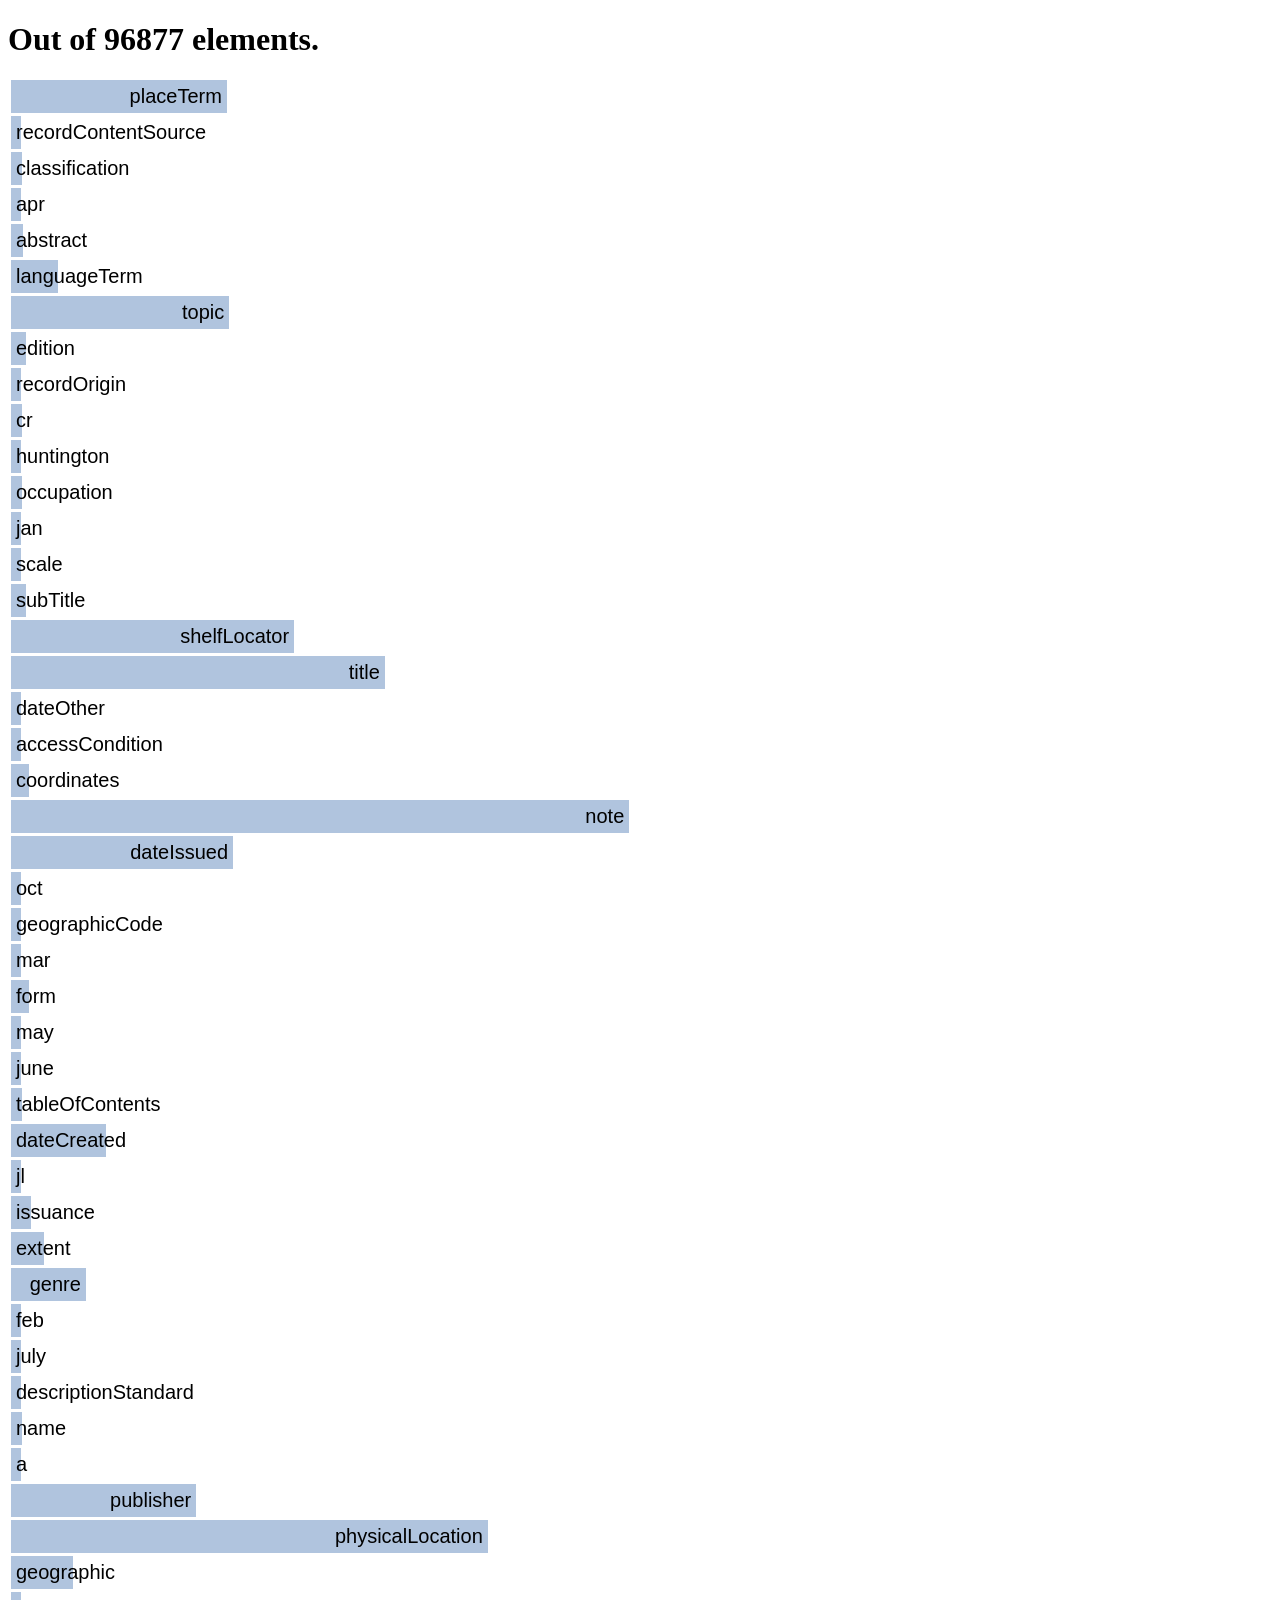
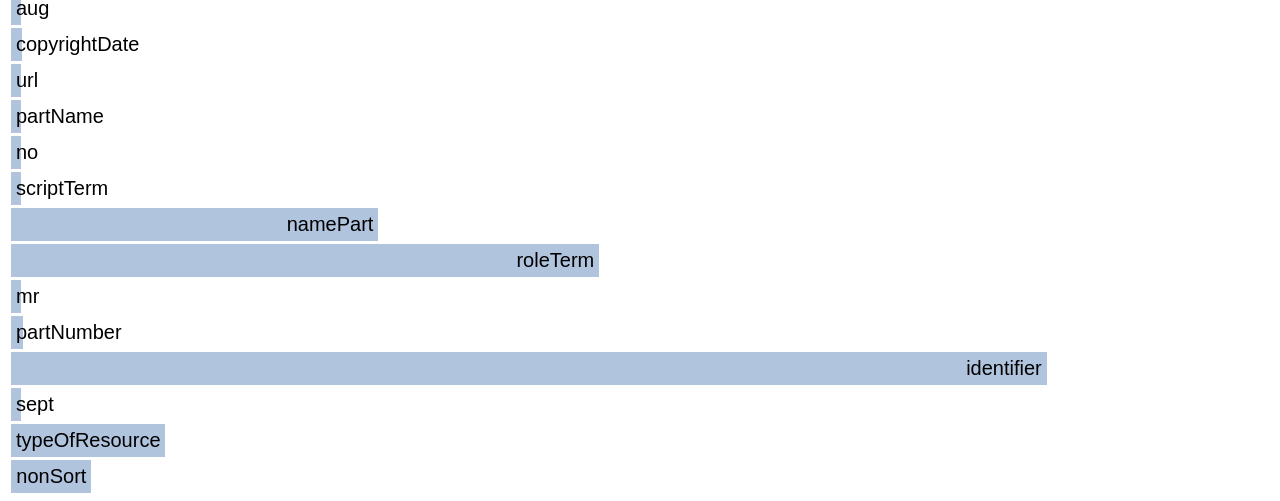
<file: d3_viz/bar_chart_simple/index.html>
<!doctype html>
<html>
    <head>
        <meta charset="utf-8">
        <meta http-equiv="X-UA-Compatible" content="IE=edge">
        <title>Barchart simple</title>
        <meta name="viewport" content="width=device-width, initial-scale=1">

        <script src="../libraries/d3.min.js"></script>


        <!-- The styles used in the d3 SVG/HTML -->
        <style>

            .chart div {
                font: 20px sans-serif;
                background-color: lightsteelblue;
                text-align: right;
                padding: 5px;
                margin: 3px;
                color: black;
                overflow: visible;
                white-space: nowrap;

            }
        </style>


        <!-- The javascript to build the viz -->
        <script>

            // load the external data
            d3.json("../pre_baked_data/xml_field_count.json", function(error, data) {

                if (error){
                    alert("Error loading json file");
                }


                //we want to know the total number of fields so we can set the domain the scale
                //so loop through the data and add up the total number of fields
                var totalFields = 0;

                for (var aField in data){
                    totalFields = totalFields + data[aField]['count'];
                }

                console.log("There are ", totalFields, "total fields")

                //now we can set the domain and range of the bar charts
                //the domain is min max of our data (count of fields)
                //the range is the translation into a linear value between 0 and x (here we are using 5000)
                var linearScaleFunction = d3.scale.linear()
                    .domain([0, totalFields])
                    .range([0, 5000]);

                d3.select("h1").text("Out of " + totalFields + " elements.")

                d3.select(".chart")
                    .selectAll("div")
                    .data(data)
                    .enter().append("div")
                    .style("width", function(d) { return linearScaleFunction(d.count) + "px"; })
                    .text(function(d) { return d.tag; });

                });



        </script>


    </head>
    <body>


        <h1></h1>

        <div class="chart"></div>


    </body>
</html>
</file>
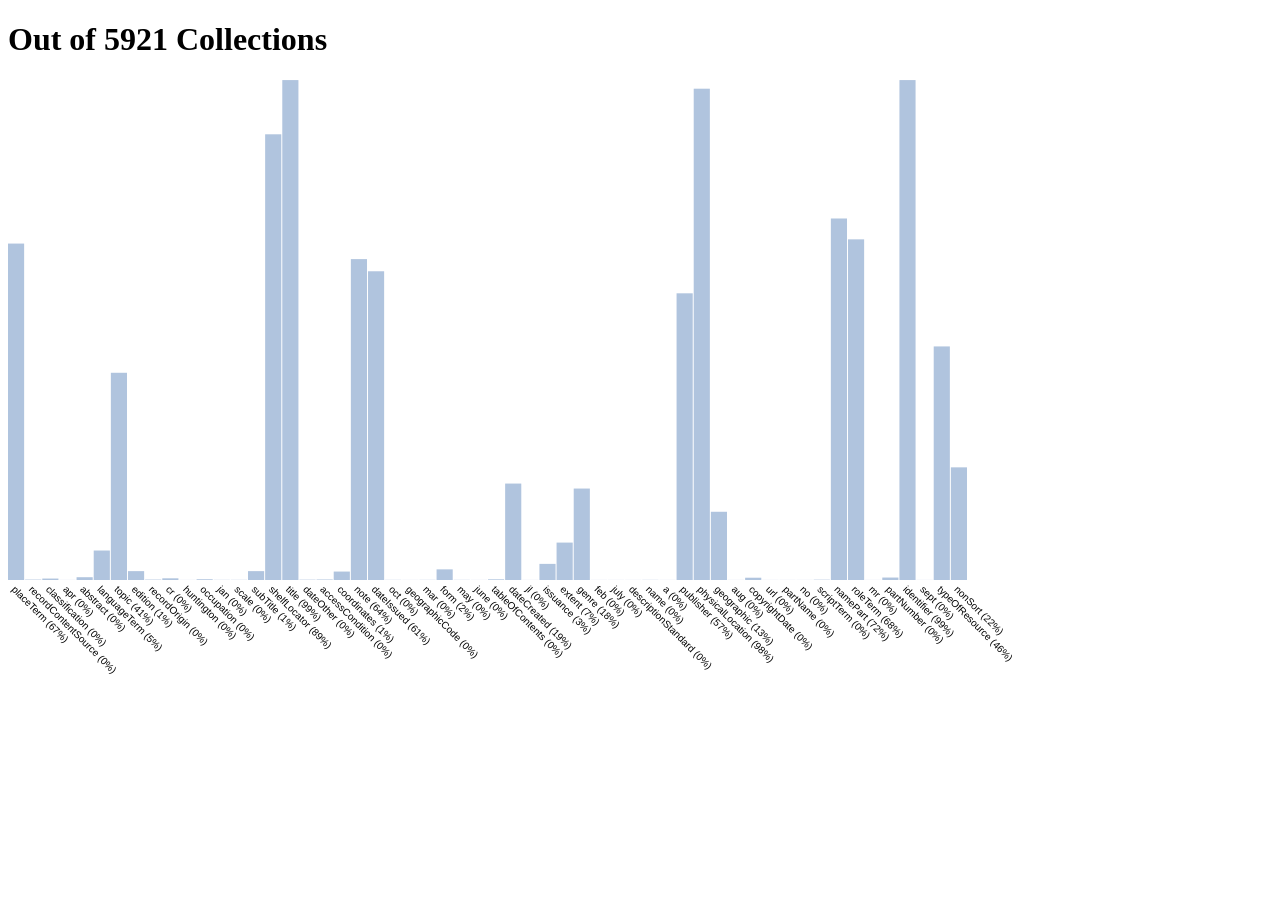
<file: d3_viz/bar_chart_svg/index.html>
<!doctype html>
<html>
    <head>
        <meta charset="utf-8">
        <meta http-equiv="X-UA-Compatible" content="IE=edge">
        <title>SVG simple</title>
        <meta name="viewport" content="width=device-width, initial-scale=1">


       <!-- <link rel="stylesheet" href="css/normalize.css">
        <link rel="stylesheet" href="css/main.css">-->
        <script src="../libraries/d3.min.js"></script>


        <!-- The styles used in the d3 SVG/HTML -->

        <style>

            rect {
                fill: lightsteelblue;
            }

            text {
                fill: black;
                font: 10px sans-serif;
                text-anchor: start;
            }

        </style>


        <!-- The javascript to build the viz -->

        <script>




            // load the external data
            d3.json("../pre_baked_data/xml_field_per_file_count.json", function(error, data) {

                if (error){
                    alert("Error loading json file");
                }

                //we need to know the total number of collections(XML files) that were processed
                //this could be passed in the data file but it is simpler to just hardcode it here as an example
                var totalCollection = 5921;


                var width = 960,
                    height = 500,
                    marginBottom = 100,
                    marginRight = 100;


                var barWidth = width / data.length;




                //now we can set the domain and range of the bar charts
                //the domain is min max of our data (number of collections/files)
                //the range is the translation into a linear value between 0 and x (here we are using the width defined above)

                var linearScaleFunction = d3.scale.linear()
                    .domain([0, totalCollection])
                    .range([0, height]);

                d3.select("body").append("h1").text("Out of " + totalCollection + " Collections")


                var chart = d3.select("body").append("svg")
                    .attr("width", width+marginRight)
                    .attr("height", height+marginBottom);

                var bar = chart.selectAll("rect")
                    .data(data)
                    .enter().append("rect")
                    .attr("x", function(d,i) { return (barWidth * i); })
                    .attr("y", function(d) { return height - linearScaleFunction(d.count); })
                    .attr("height", function(d) { return linearScaleFunction(d.count); })
                    .attr("title",function(d){return d.count})
                    .attr("width", barWidth - 1)
                    .on('mouseover', function(d){
                        //change color and update the header text
                        d3.select(this).style({fill:'steelblue'})
                        d3.select("h1").text("Out of " + totalCollection + " Collections <" + d.tag + "> in " + d.count  + " (" + Math.floor(d.count/totalCollection*100) + "%)")
                    }).on('mouseout', function(d){
                        d3.select(this).style({fill:'lightsteelblue'})
                    });


                //draw the labels, we'
                var labels = chart.selectAll(".labels")
                    .data(data)
                    .enter()
                    .append("g")
                        .attr("class","labels")
                        .attr("transform", function(d,i) { return "translate("+((barWidth * i) + 3)+","+ (height+ 10) +"),rotate(45)"})
                        .append("text")
                            .text(function(d) { return d.tag + " (" + Math.floor(d.count/totalCollection*100) + "%)"; });



            });

        </script>

    </head>




    <body>


    </body>





</html>
</file>
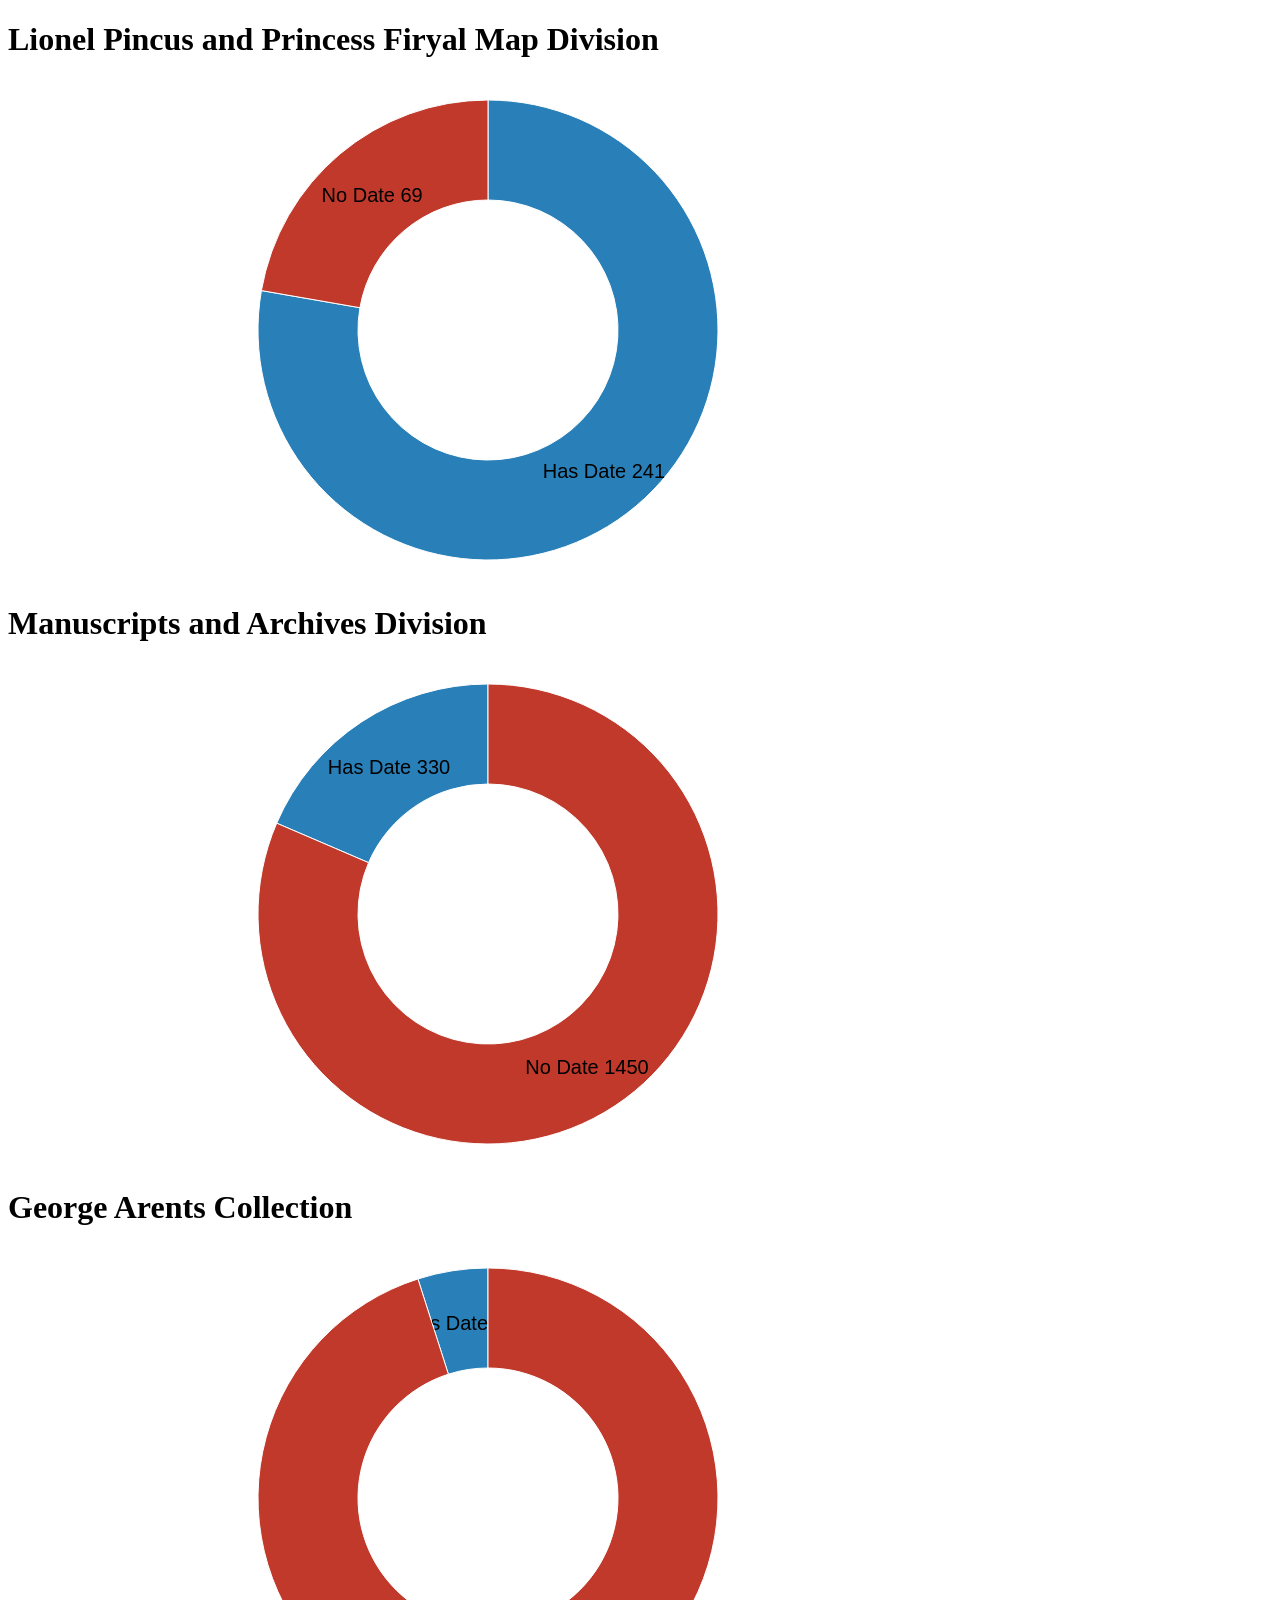
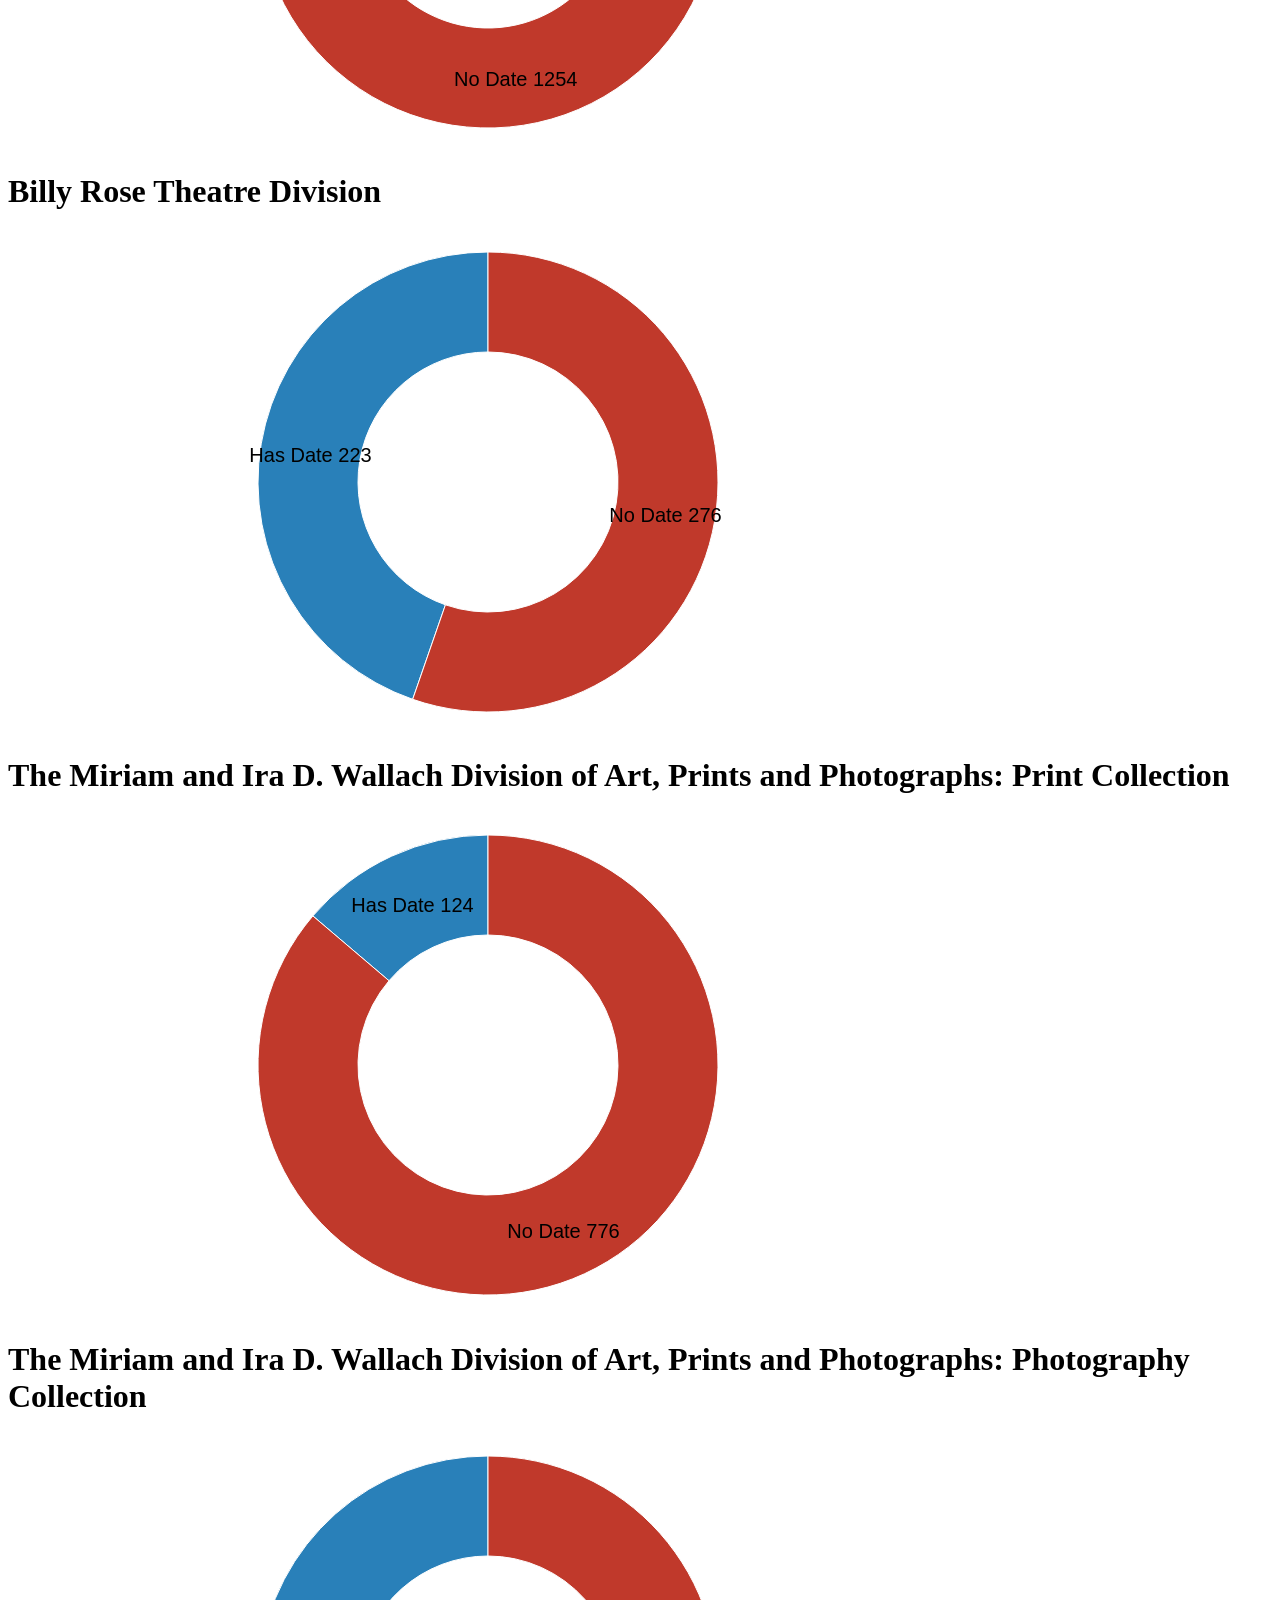
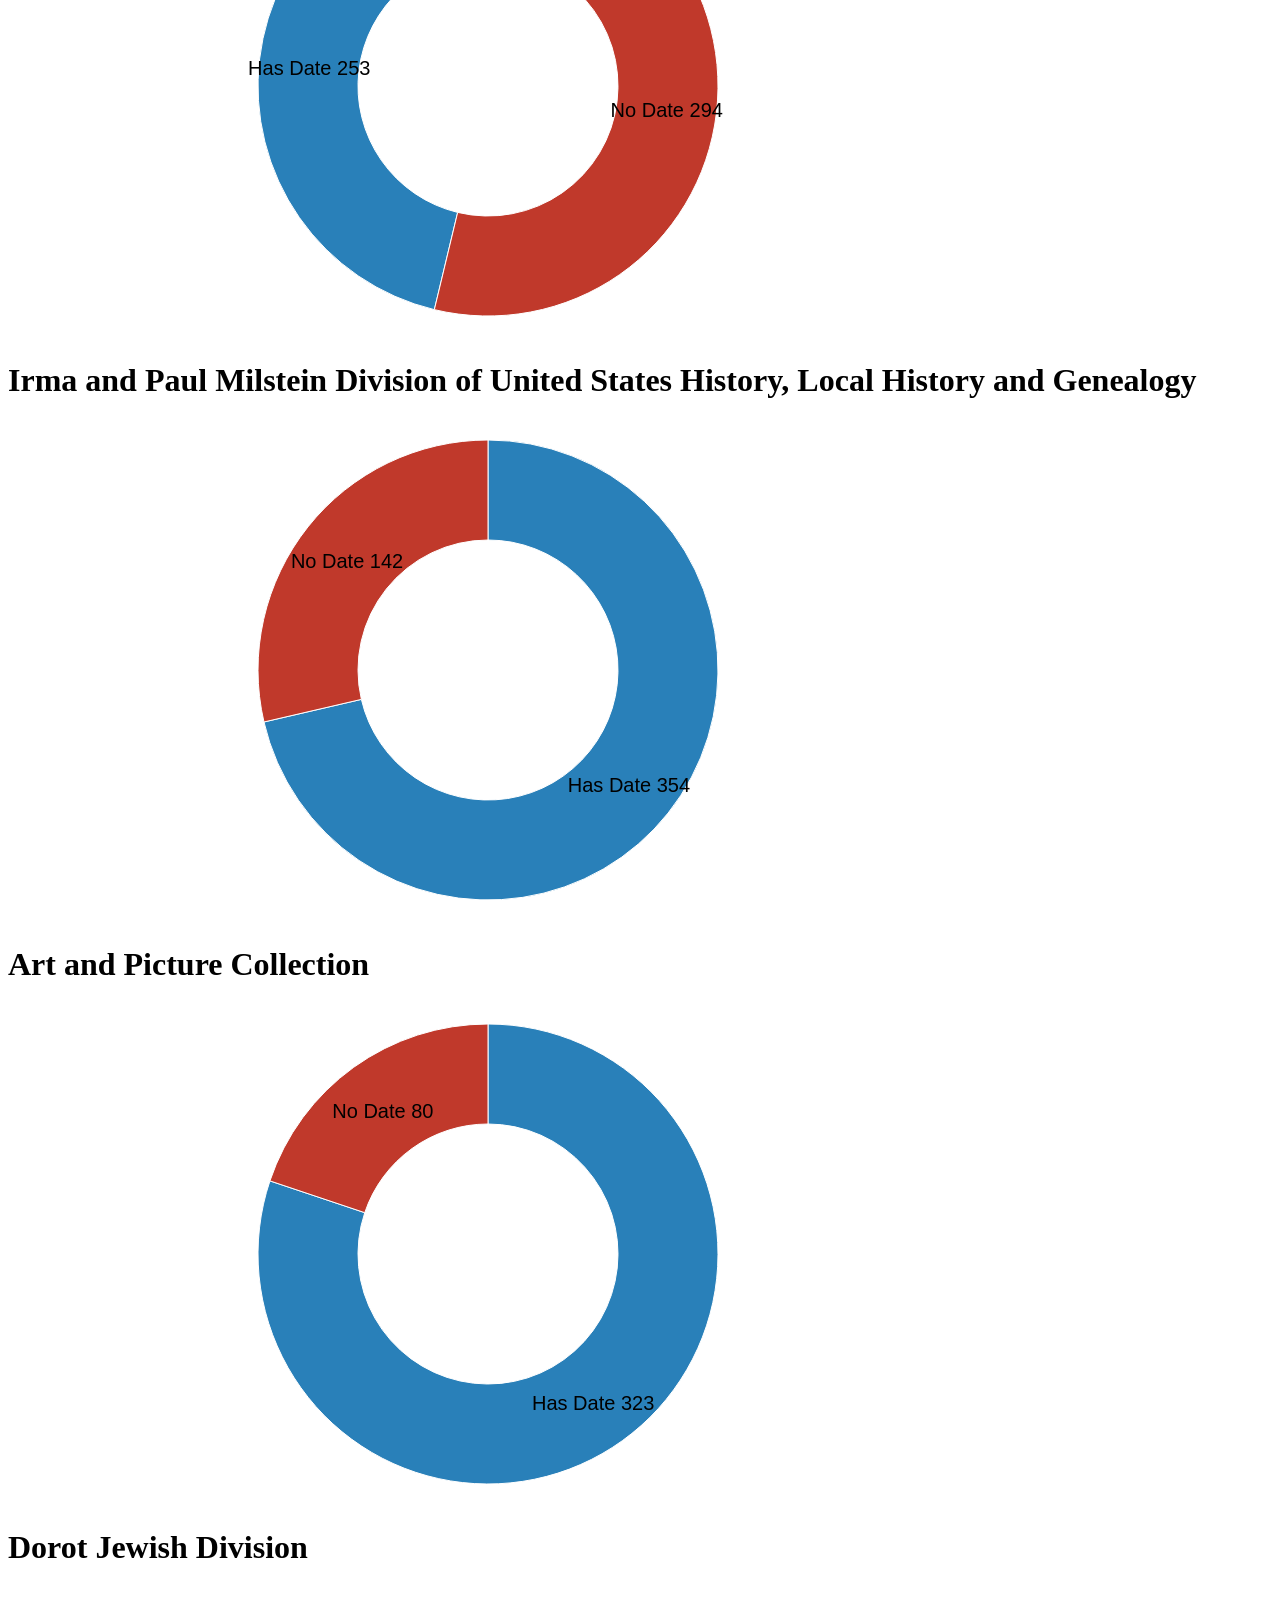
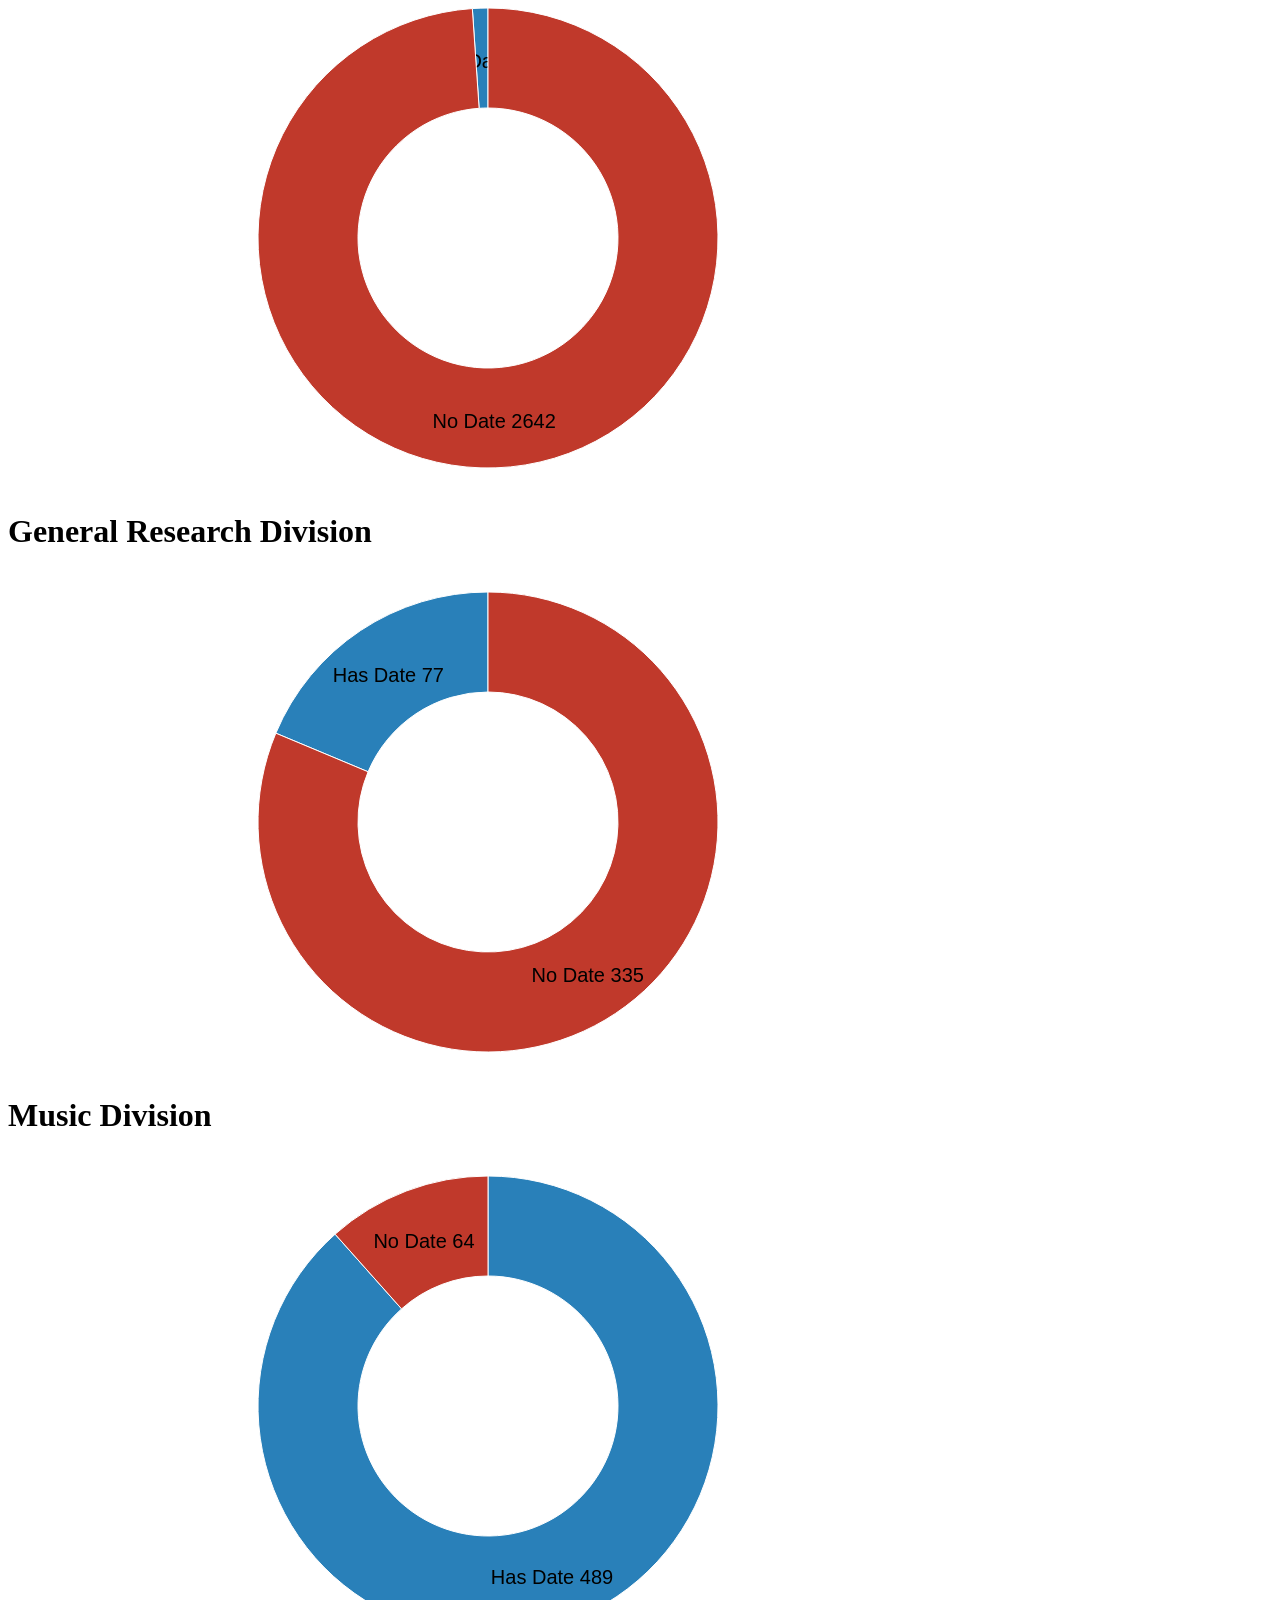
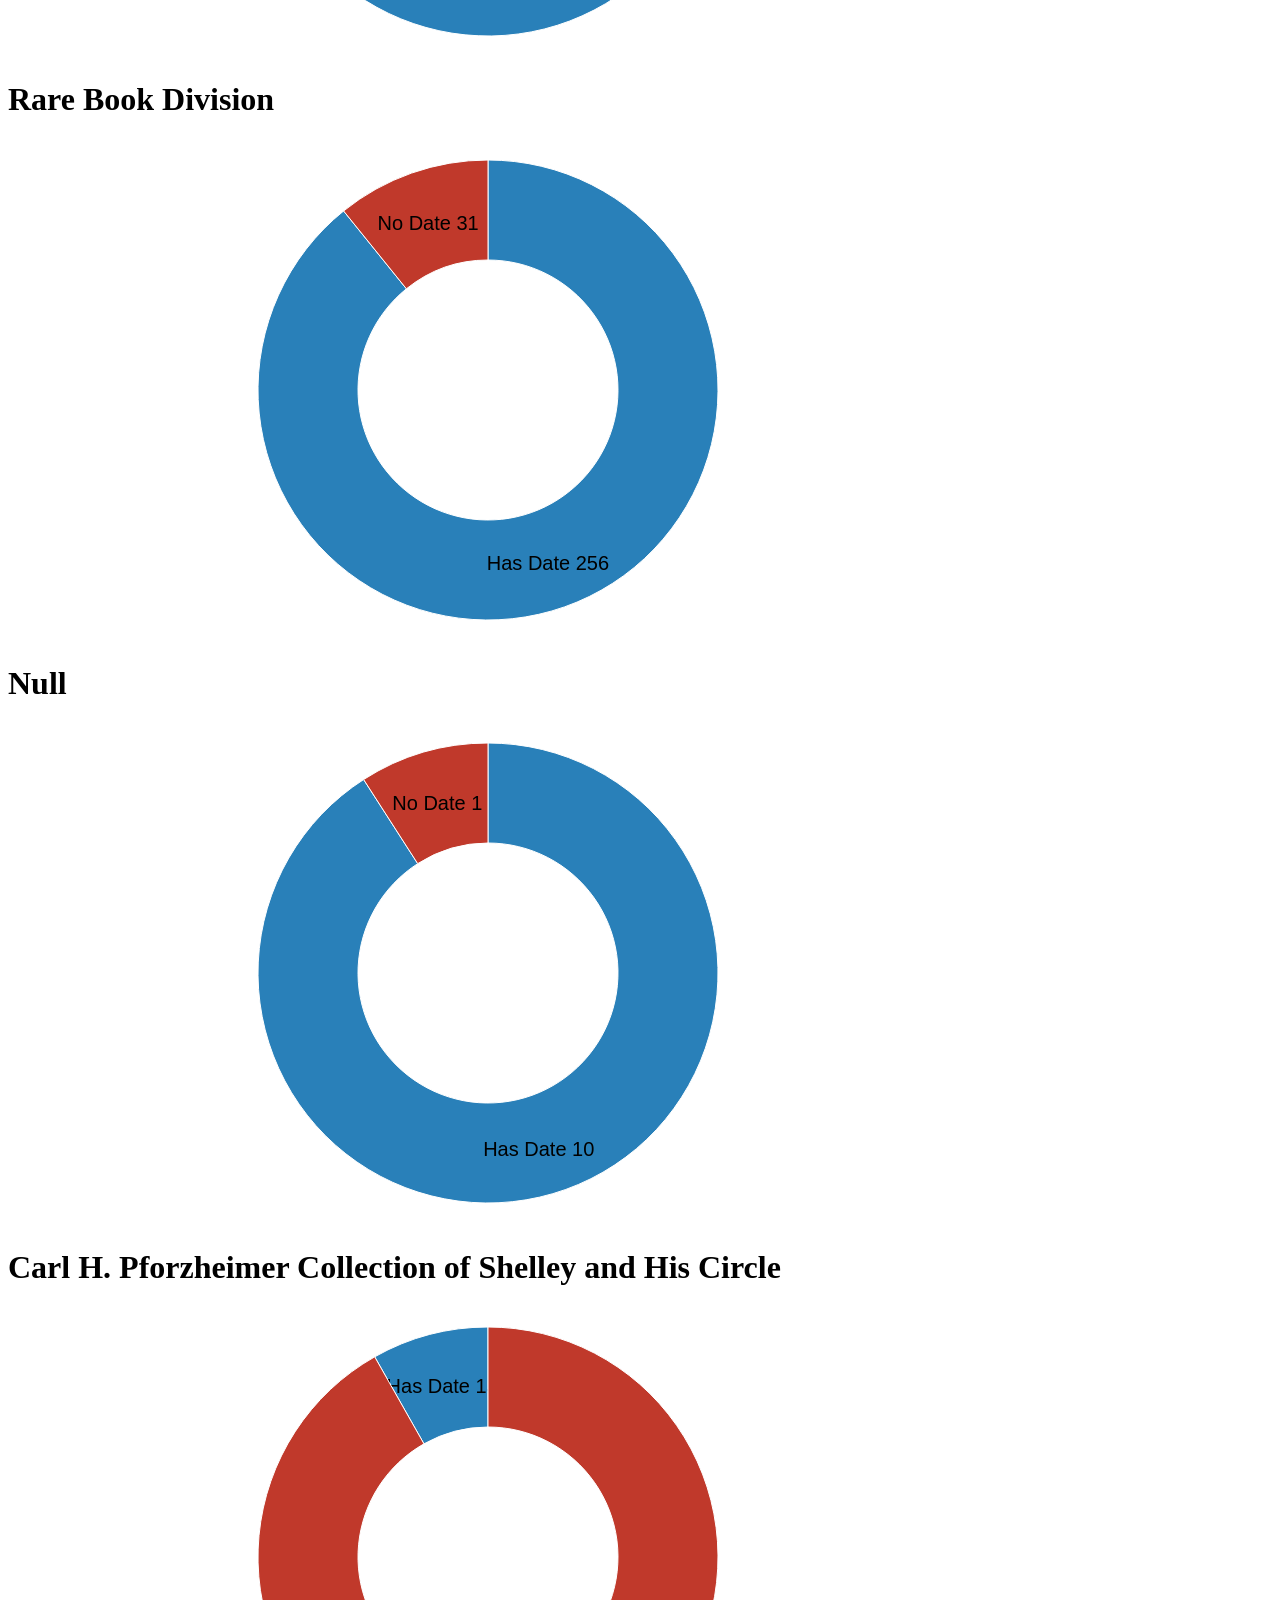
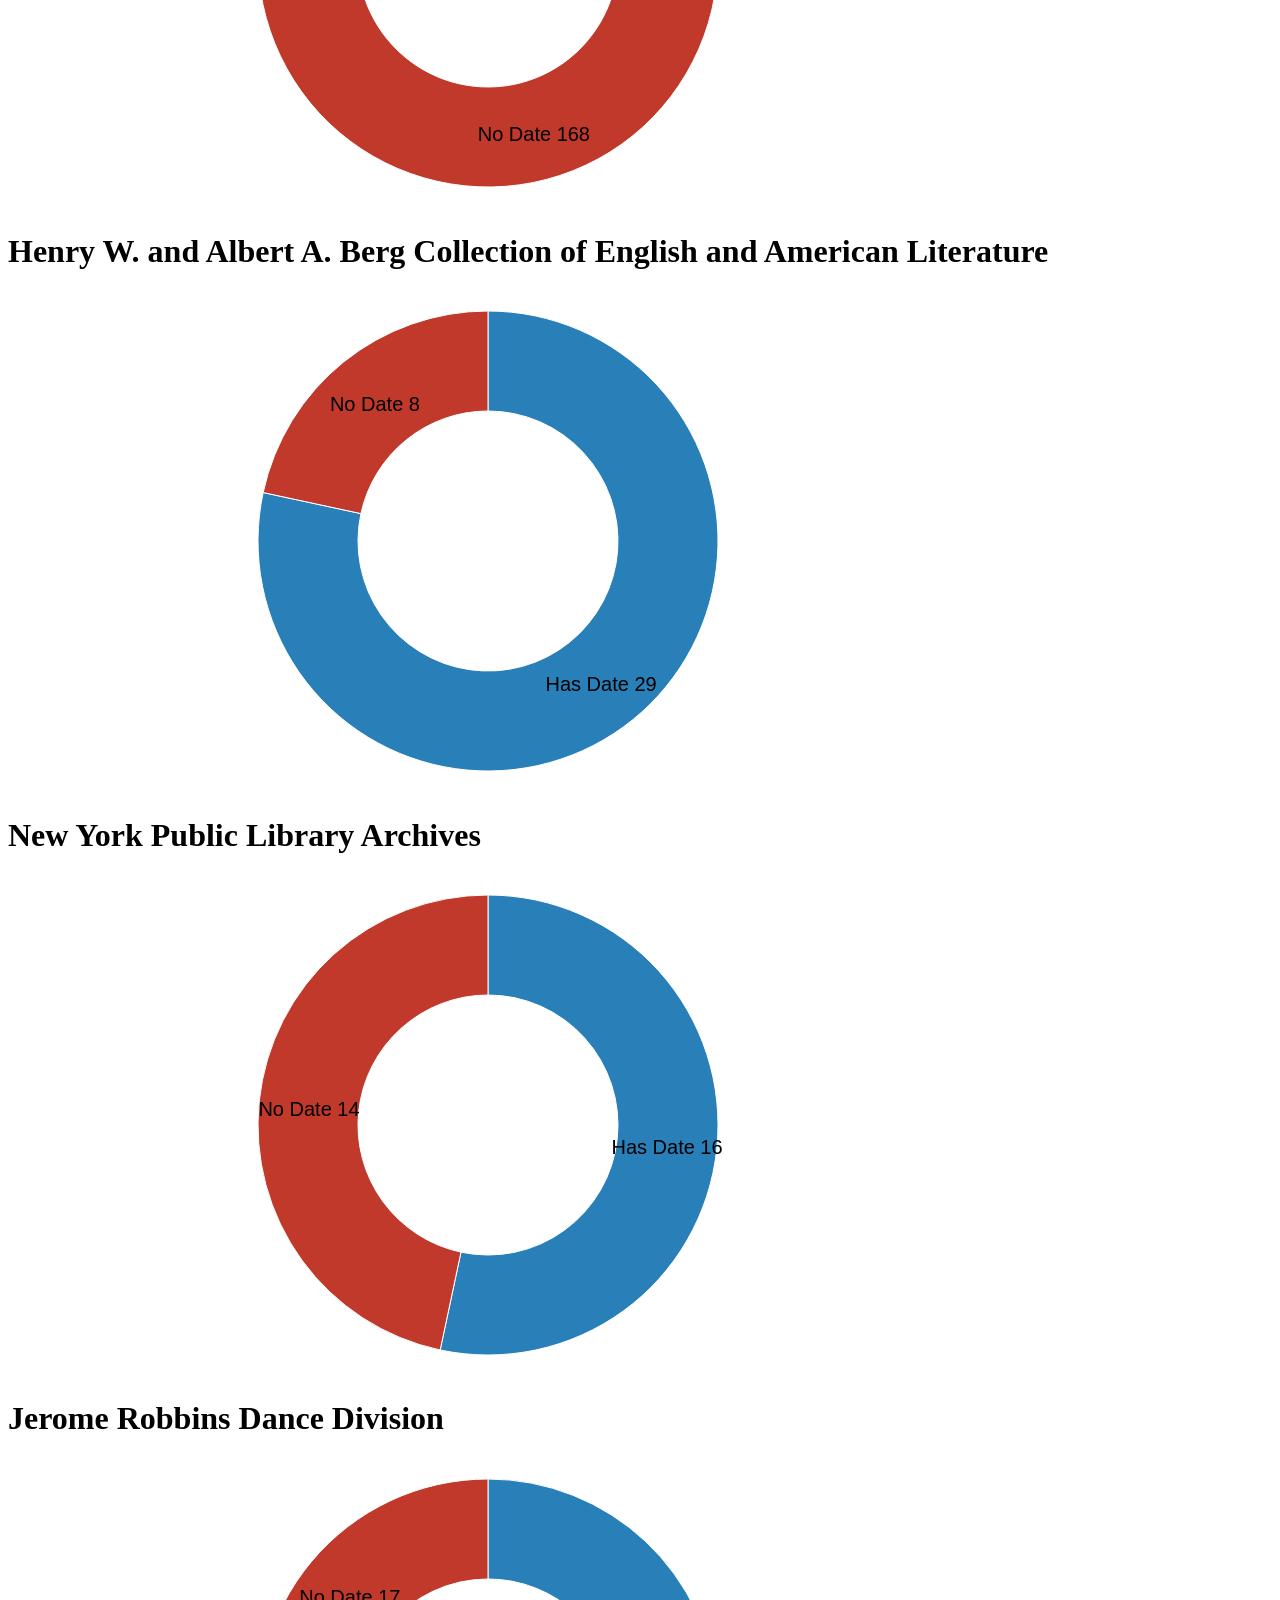
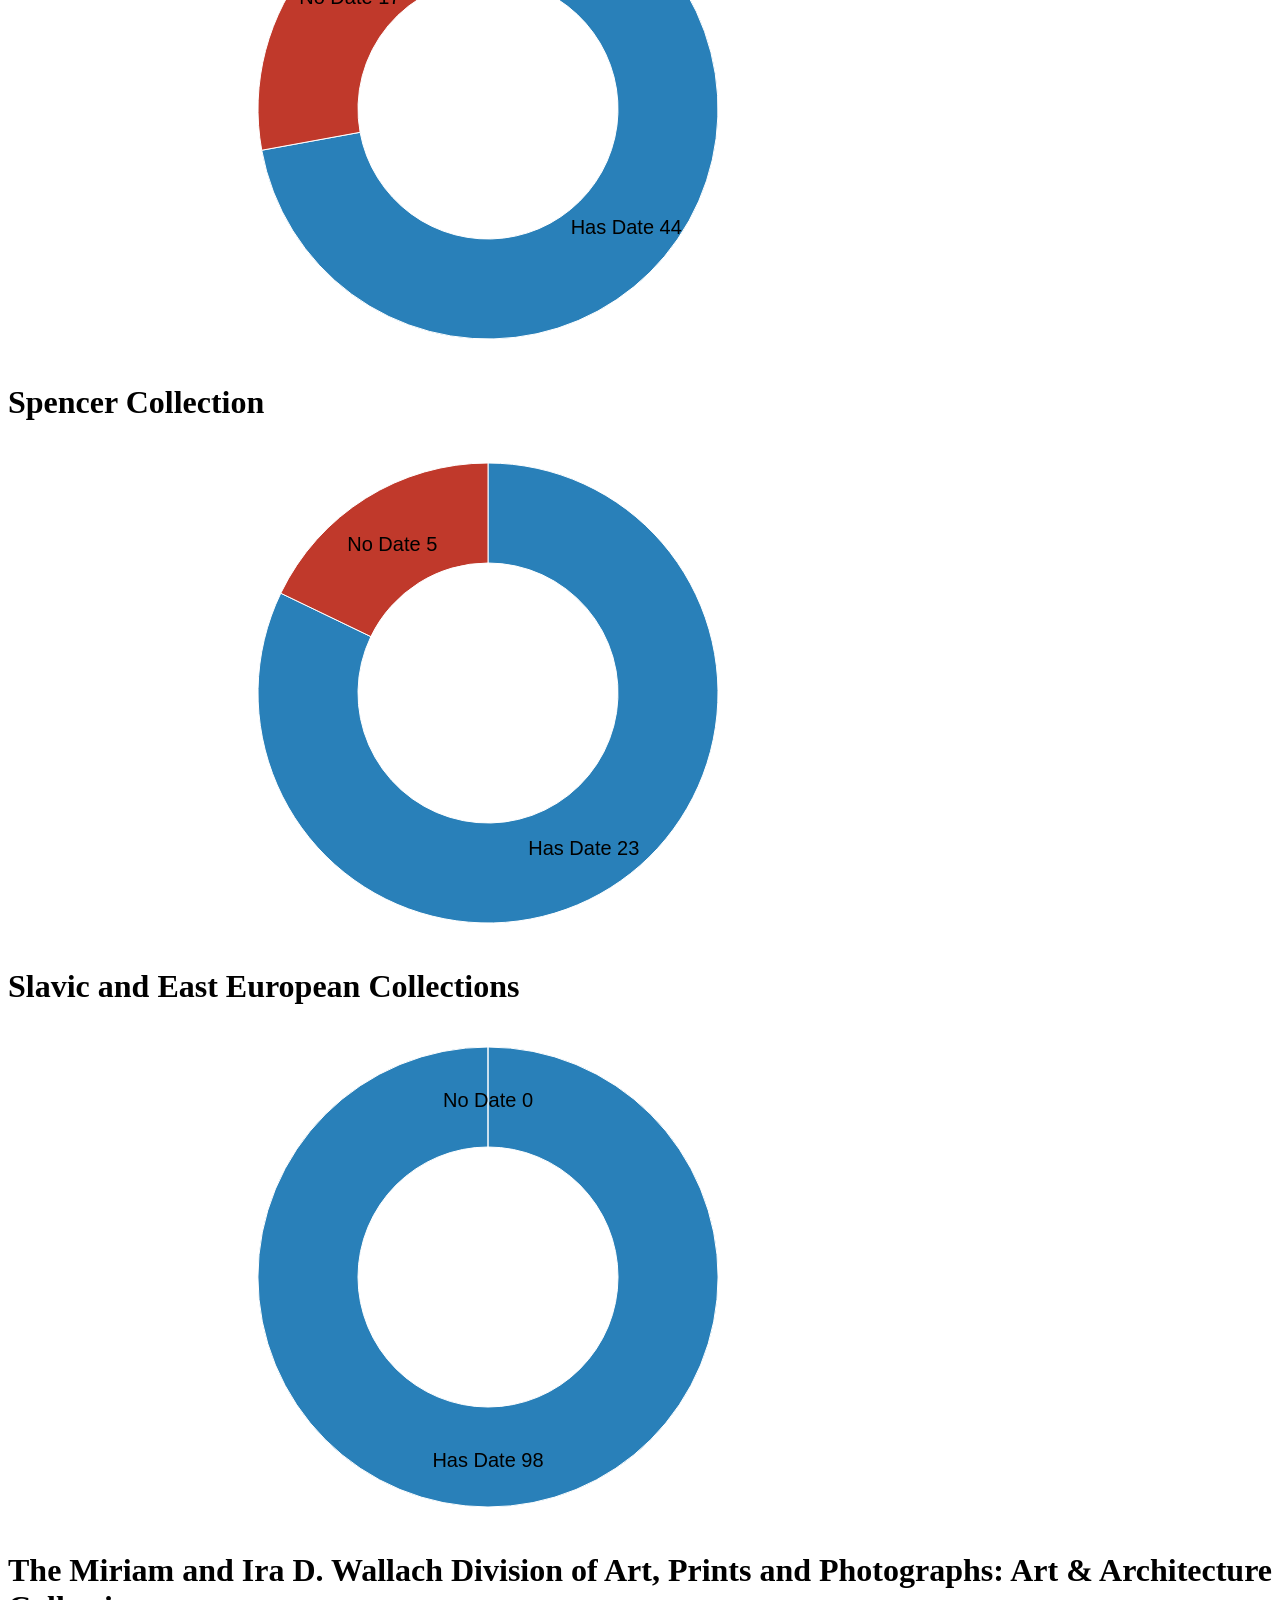
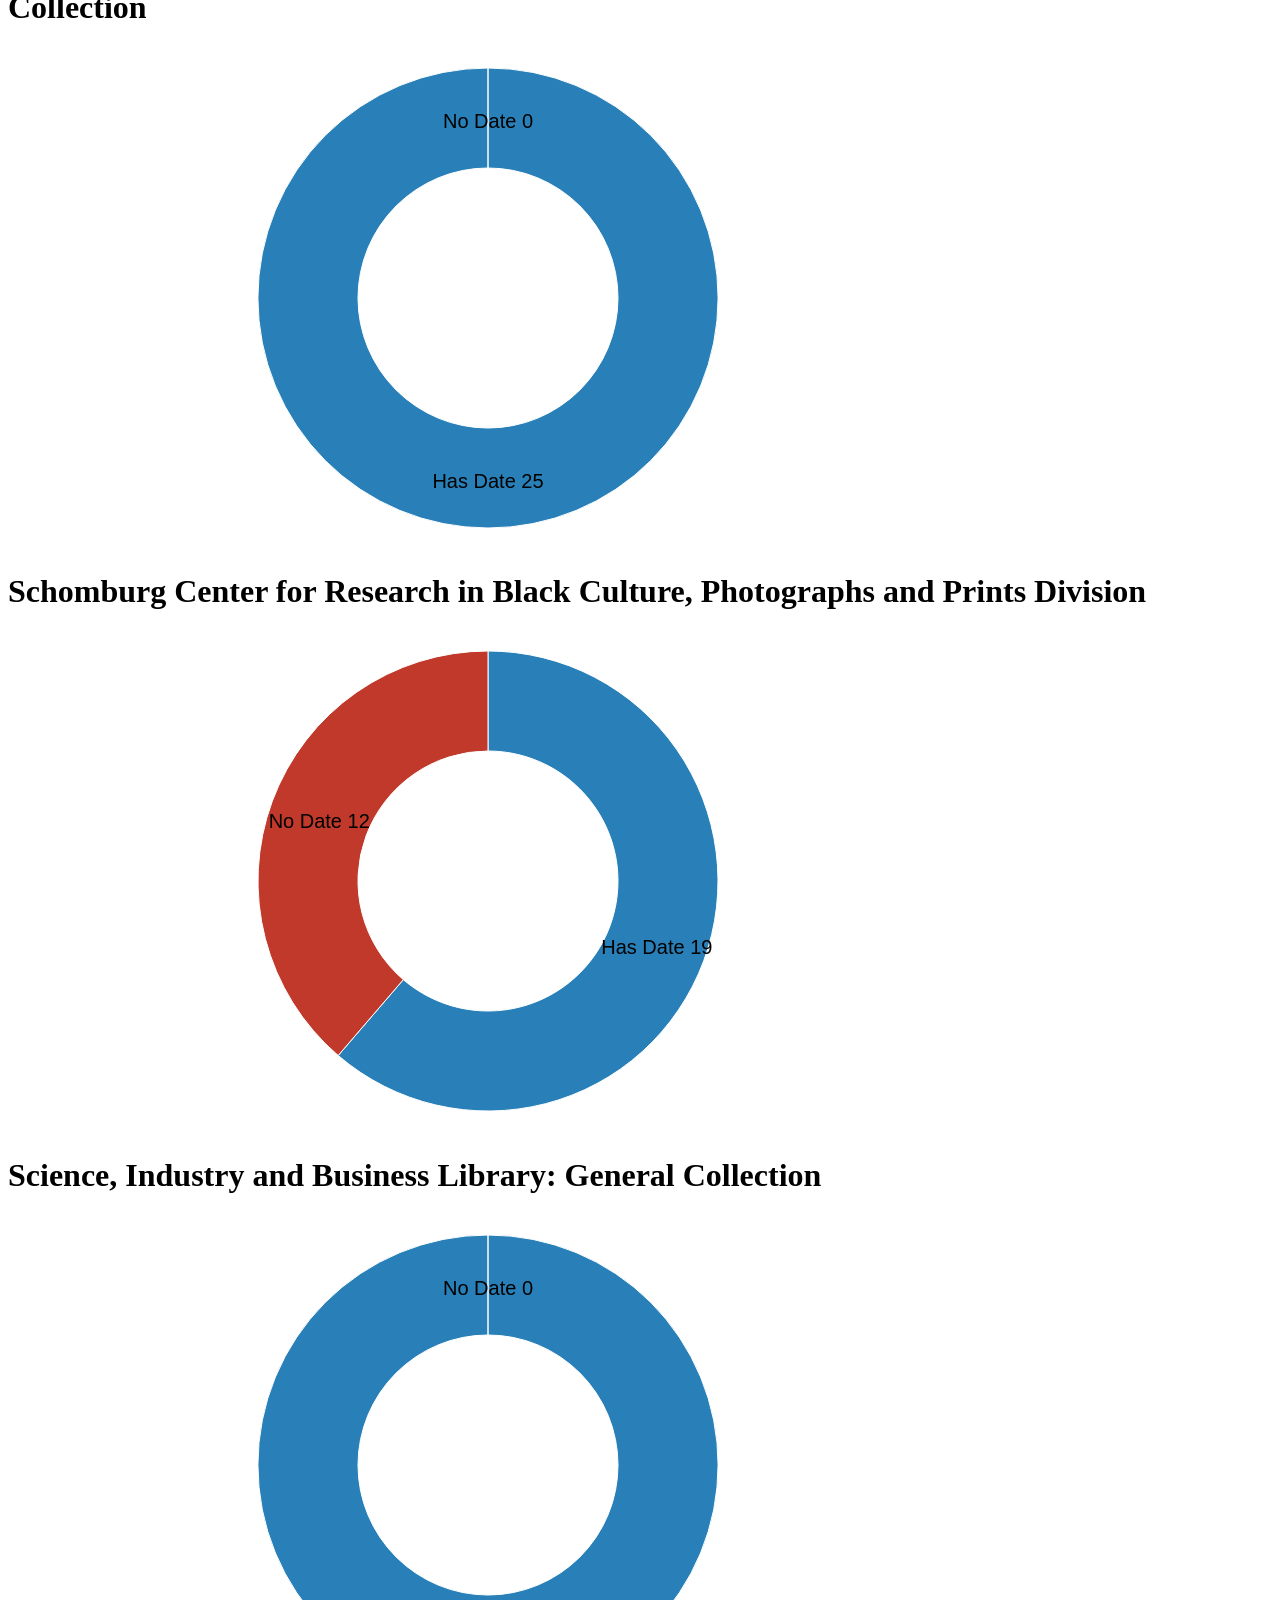
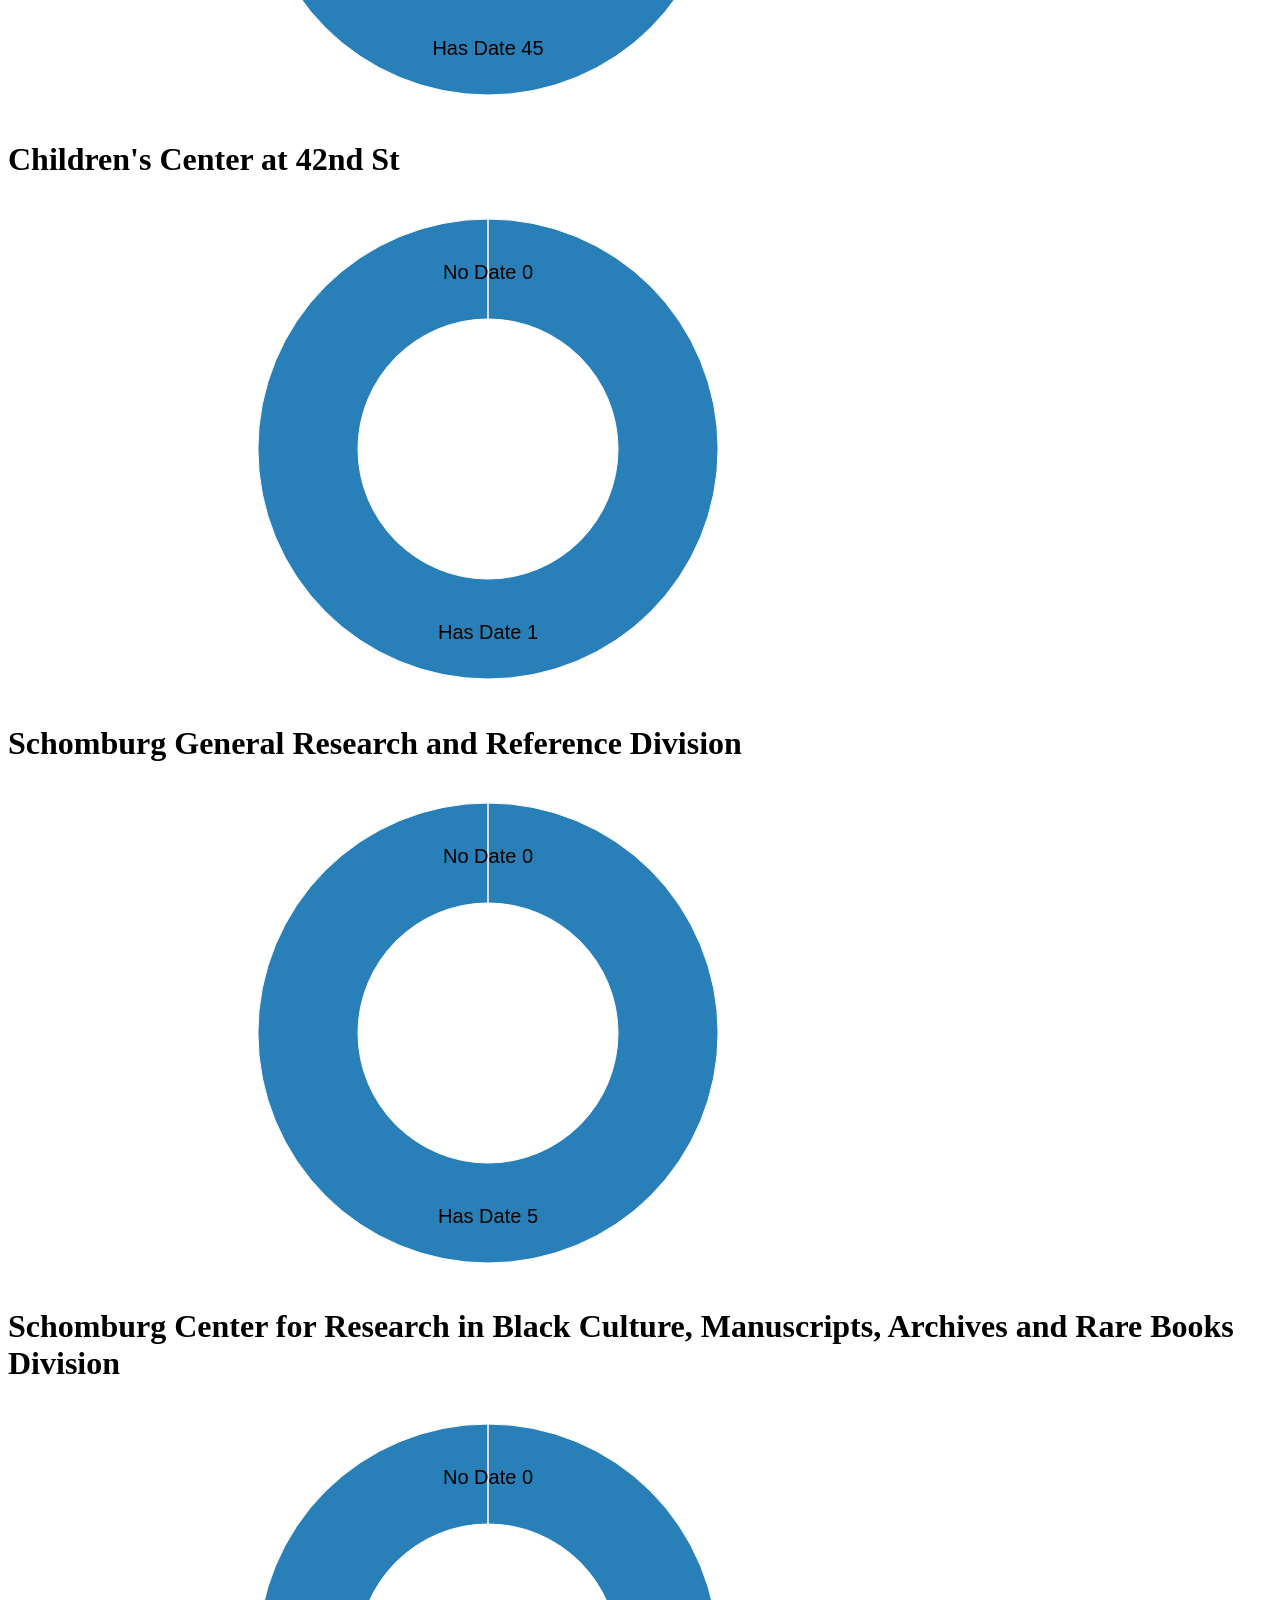
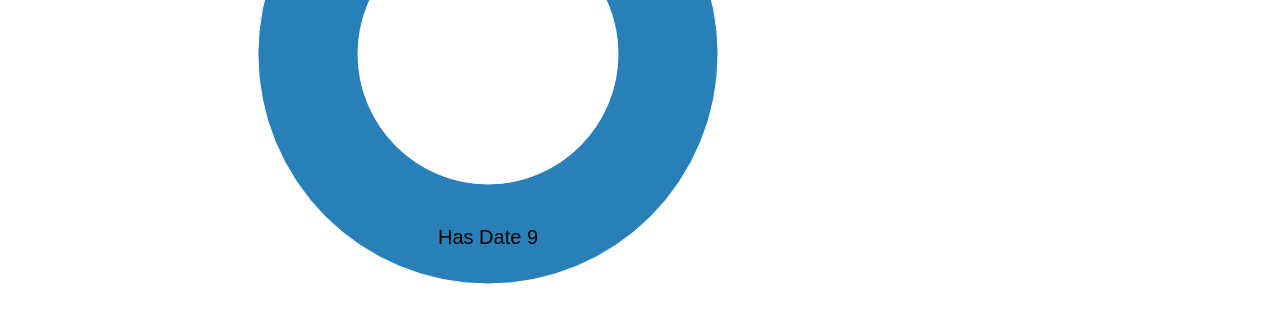
<file: d3_viz/mods_qual_donut/index.html>
<!doctype html>
<html>
    <head>
        <meta charset="utf-8">
        <meta http-equiv="X-UA-Compatible" content="IE=edge">
        <title>DONUTS!</title>
        <meta name="viewport" content="width=device-width, initial-scale=1">

        <script src="../libraries/d3.min.js"></script>


        <!-- The styles used in the d3 SVG/HTML -->

        <style>

            .arc text {
              font: 10px sans-serif;
              text-anchor: middle;
            }

            .arc path {
              stroke: #fff;
            }

        </style>


        <!-- The javascript to build the viz -->

        <script>




            // load the external data
            d3.csv("../pre_baked_data/sample_mods_scores.csv", function(error, data) {

                if (error){
                    alert("Error loading csv file");
                }


                //the CSV data is transformed into an array of objects that look like this:
                // {
                //     collection: "Maps of North America.",
                //     date: "1",
                //     division: "Lionel Pincus and Princess Firyal Map Division",
                //     genre: "0",
                //     identifier: "1",
                //     location: "1",
                //     title: "1",
                //     total: "5",
                //     typeOfResource: "1",
                //     uuid: "5db7ad80-c52a-012f-0a4c-3c075448cc4b"
                // }

                //lets look at the data by divsion so we need to build a new object by division
                var allDivsions = {};
                for (var x in data){
                    var aItem = data[x];
                    //the division name will be our key
                    //do we have this division in our data yet?
                    if (!allDivsions[aItem.division]){
                        allDivsions[aItem.division] = { total: 0, hasDate: 0 };
                    }
                    //see if this one has a date and update the object
                    if (aItem.date == 1){
                        allDivsions[aItem.division].hasDate++
                    }
                    //++ the total items for this division
                    allDivsions[aItem.division].total++
                }


                //lets make a donut for each division
                for (var division in allDivsions){

                    //a donut normally has more than one data point,
                    //so we need to add the number of things that do not have dates
                    allDivsions[division].noDate = allDivsions[division].total - allDivsions[division].hasDate

                    //these are the data points we are going to render
                    var dataPoints = [
                        { label: "Has Date", count: allDivsions[division].hasDate},
                        { label: "No Date", count: allDivsions[division].noDate}
                    ]


                    //set some static sizes of the viz
                    var width = 960,
                        height = 500,
                        radius = Math.min(width, height) / 2;

                    //a donut is just two arcs
                    var arc = d3.svg.arc()
                        .outerRadius(radius - 20)
                        .innerRadius(radius - 120);

                    var pie = d3.layout.pie()
                        .value(function(d) { return d.count; });


                    //lets append a title
                    var svg = d3.select("body").append("h1").text(division)

                    //Add in the main SVG and g element and center it
                    var svg = d3.select("body").append("svg")
                        .attr("width", width)
                        .attr("height", height)
                        .append("g")
                        .attr("transform", "translate(" + width / 2 + "," + height / 2 + ")");

                    //add in the arcs, use the pie layout to
                    //figure out how big each data point should be
                    var g = svg.selectAll(".arc")
                        .data(pie(dataPoints))
                        .enter().append("g")
                        .attr("class", "arc");

                    //set the color if it is date/no date
                    g.append("path")
                      .attr("d", arc)
                      .style("fill", function(d) {console.log(d); return (d.data.label === "No Date") ? "#c0392b" : "#2980b9"  });

                    //add in a label, use the helper method
                    //(arc.centroid) to figure out where
                    //the middle of the arc is.
                    g.append("text")
                      .attr("transform", function(d) { return "translate(" + arc.centroid(d) + ")"; })
                      .attr("dy", ".5em")
                      .style("font-size","1.25em")
                      .text(function(d) { return d.data.label + " " + d.data.count; });


                }


            });

        </script>

    </head>




    <body>


    </body>





</html>
</file>
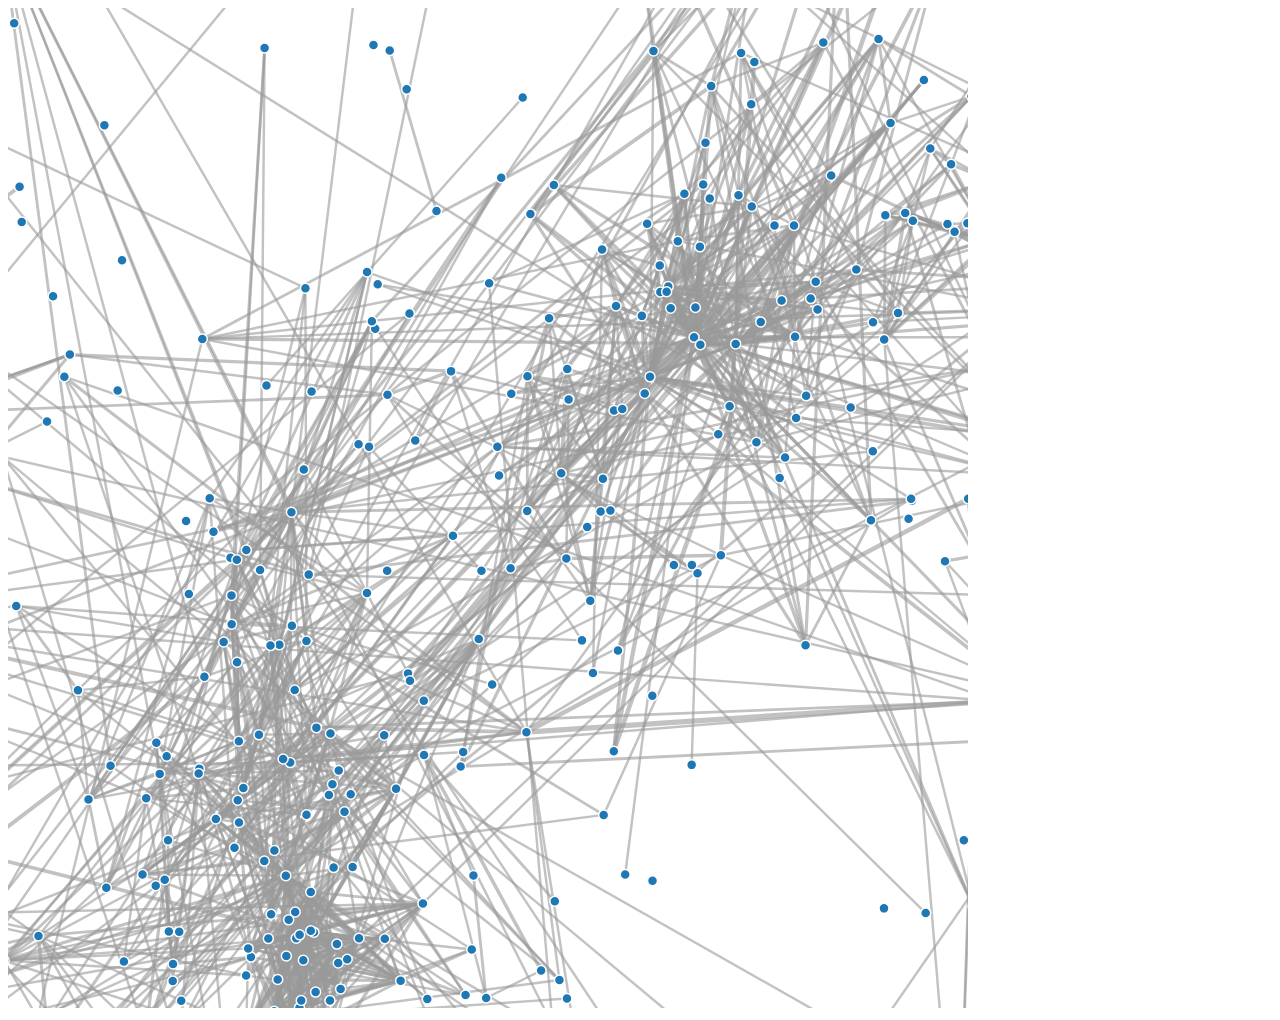
<file: d3_viz/network/index.html>
<!DOCTYPE html>
<meta charset="utf-8">
<style>

.node {
  stroke: #fff;
  stroke-width: 1.5px;
}

.link {
  stroke: #999;
  stroke-opacity: .6;
}

</style>
<body>
        <script src="../libraries/d3.min.js"></script>
<script>

var width = 960,
    height = 1000;

var color = d3.scale.category20();

var force = d3.layout.force()
    .charge(-120)
    .linkDistance(30)
    .gravity(0.05)
    .distance(25)
    .linkStrength(0.2)
    .size([width, height]);

var svg = d3.select("body").append("svg")
    .attr("width", width)
    .attr("height", height);

d3.json("../pre_baked_data/d3_network.json", function(error, graph) {


  force
      .nodes(graph.nodes)
      .links(graph.links)
      .start();

  var link = svg.selectAll(".link")
      .data(graph.links)
    .enter().append("line")
      .attr("class", "link")
      .style("stroke-width", function(d) { return Math.sqrt(d.value); });

  var node = svg.selectAll(".node")
      .data(graph.nodes)
    .enter().append("circle")
      .attr("class", "node")
      .attr("r", 5)
      .style("fill", function(d) { return color(d.group); })
      .call(force.drag);

  node.append("title")
      .text(function(d) { return d.name; });



  force.on("tick", function() {
    link.attr("x1", function(d) { return d.source.x; })
        .attr("y1", function(d) { return d.source.y; })
        .attr("x2", function(d) { return d.target.x; })
        .attr("y2", function(d) { return d.target.y; });

    node.attr("cx", function(d) { return d.x; })
        .attr("cy", function(d) { return d.y; });
  });



});

</script>
</file>
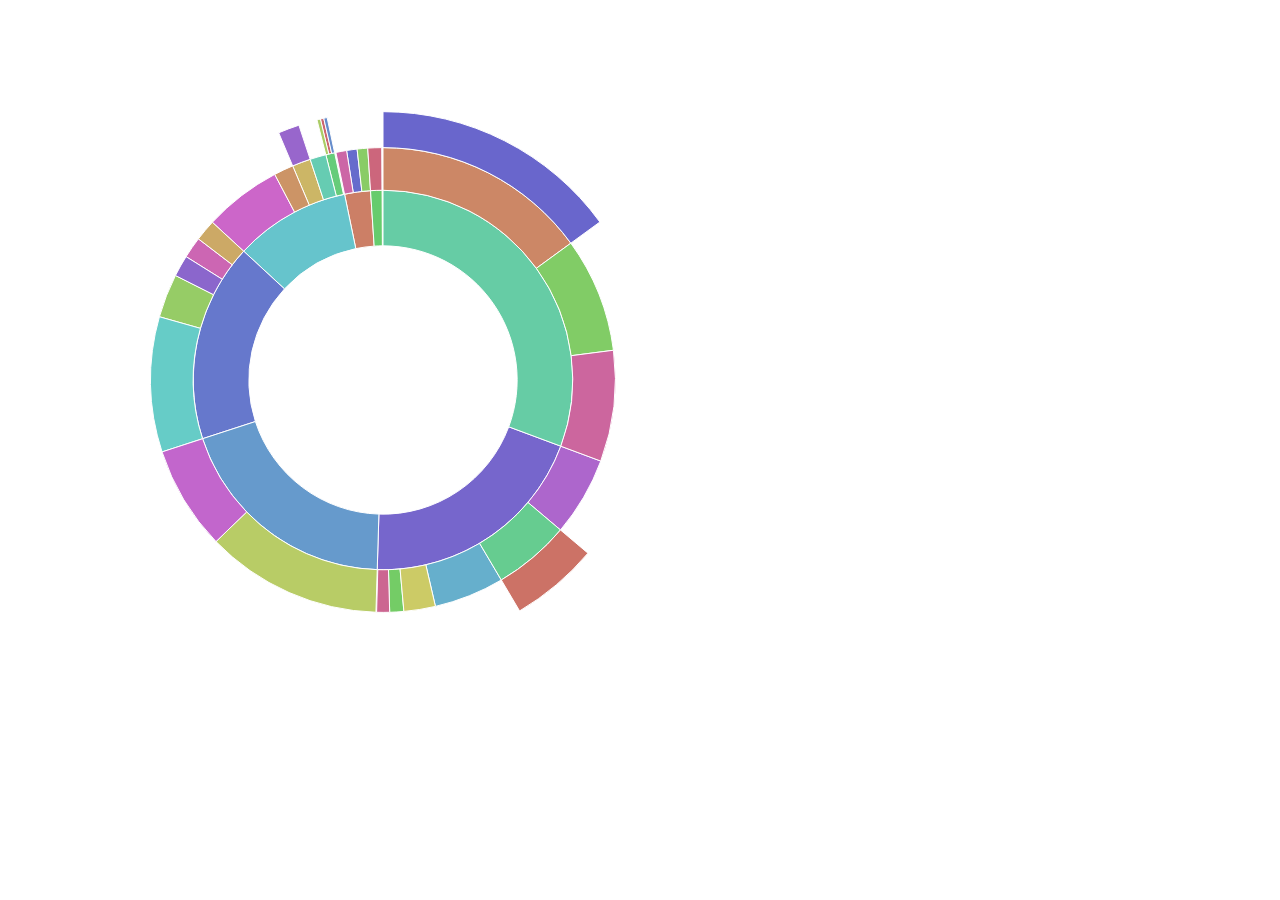
<file: d3_viz/sunburst/index.html>
<!DOCTYPE html>
<html>
  <head>
    <meta charset="utf-8">
    <title>Sequences sunburst</title>
    <script src="../libraries/d3.min.js"></script>
    <link rel="stylesheet" type="text/css"
      href="https://fonts.googleapis.com/css?family=Open+Sans:400,600">
    <link rel="stylesheet" type="text/css" href="sequences.css"/>
  </head>
  <body>
    <div id="main">
      <div id="sequence"></div>
      <div id="chart">
        <div id="explanation" style="visibility: hidden;">
          <span id="percentage"></span><br/>
          <span id="percentage-label"></span>
        </div>
      </div>
    </div>


    <script type="text/javascript" src="sequences.js"></script>
    <script type="text/javascript">
      // Hack to make this example display correctly in an iframe on bl.ocks.org
      d3.select(self.frameElement).style("height", "700px");
  </script> 
  </body>
</html>
</file>
<file: d3_viz/sunburst/sequences.css>
body {
  font-family: 'Open Sans', sans-serif;
  font-size: 12px;
  font-weight: 400;
  background-color: #fff;
  width: 960px;
  height: 700px;
  margin-top: 10px;
}

#main {
  float: left;
  width: 750px;
}

#sequence {
  width: 600px;
  height: 70px;
}


#sequence text, #legend text {
  font-weight: 600;
  fill: #fff;
}

#chart {
  position: relative;
}

#chart path {
  stroke: #fff;
}

#explanation {
  position: absolute;
  top: 260px;
  left: 305px;
  width: 140px;
  text-align: center;
  color: #666;
  z-index: -1;
}

#percentage, #percentage-label {
  font-size: 2.5em;
}
</file>
